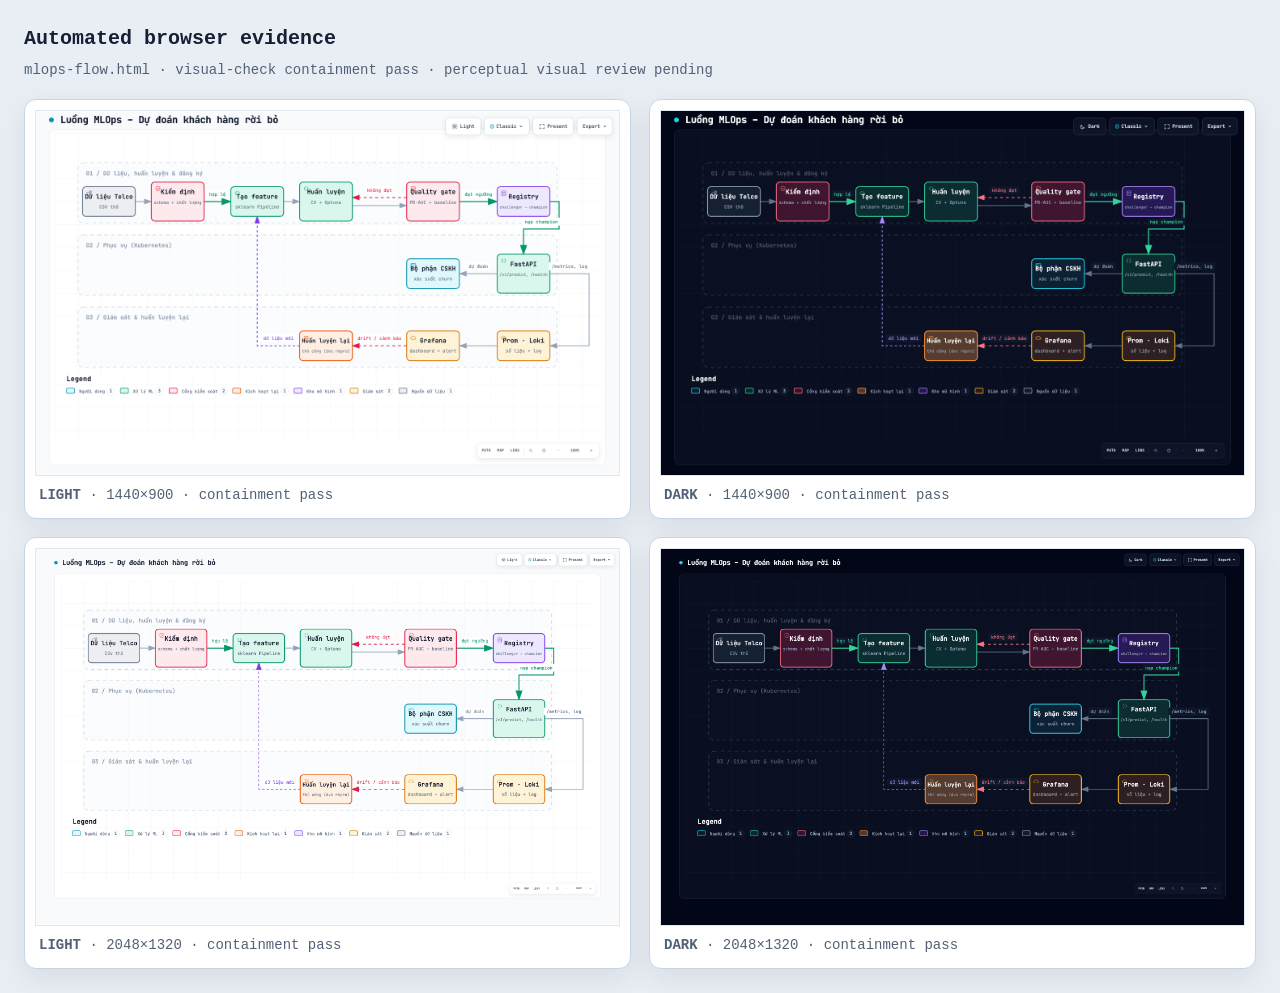
<file: docs/mlops-flow.visual-check.html>
<!doctype html>
<html lang="en">
<head>
<meta charset="utf-8">
<meta name="viewport" content="width=device-width,initial-scale=1">
<title>Archify automated browser evidence · mlops-flow.html</title>
<style>
*{box-sizing:border-box}body{margin:0;padding:24px;background:#e9eef5;color:#172033;font:14px/1.5 ui-monospace,SFMono-Regular,Menlo,Consolas,monospace}header{max-width:1500px;margin:0 auto 18px}h1{margin:0 0 6px;font-size:20px}p{margin:0;color:#526176}.grid{max-width:1500px;margin:auto;display:grid;grid-template-columns:repeat(2,minmax(0,1fr));gap:18px}figure{margin:0;padding:10px;background:white;border:1px solid #c9d4e3;border-radius:12px;box-shadow:0 10px 30px rgba(15,23,42,.08)}img{display:block;width:100%;height:auto;border:1px solid #e2e8f0}figcaption{padding:9px 4px 2px;color:#526176}@media(max-width:900px){.grid{grid-template-columns:1fr}}
</style>
</head>
<body>
<header><h1>Automated browser evidence</h1><p>mlops-flow.html · visual-check containment pass · perceptual visual review pending</p></header>
<main class="grid">
      <figure>
        <img src="mlops-flow.visual-check.1440x900.light.png" alt="light 1440 by 900">
        <figcaption><strong>LIGHT</strong> · 1440×900 · containment pass</figcaption>
      </figure>
      <figure>
        <img src="mlops-flow.visual-check.1440x900.dark.png" alt="dark 1440 by 900">
        <figcaption><strong>DARK</strong> · 1440×900 · containment pass</figcaption>
      </figure>
      <figure>
        <img src="mlops-flow.visual-check.2048x1320.light.png" alt="light 2048 by 1320">
        <figcaption><strong>LIGHT</strong> · 2048×1320 · containment pass</figcaption>
      </figure>
      <figure>
        <img src="mlops-flow.visual-check.2048x1320.dark.png" alt="dark 2048 by 1320">
        <figcaption><strong>DARK</strong> · 2048×1320 · containment pass</figcaption>
      </figure>
</main>
</body>
</html>
</file>
